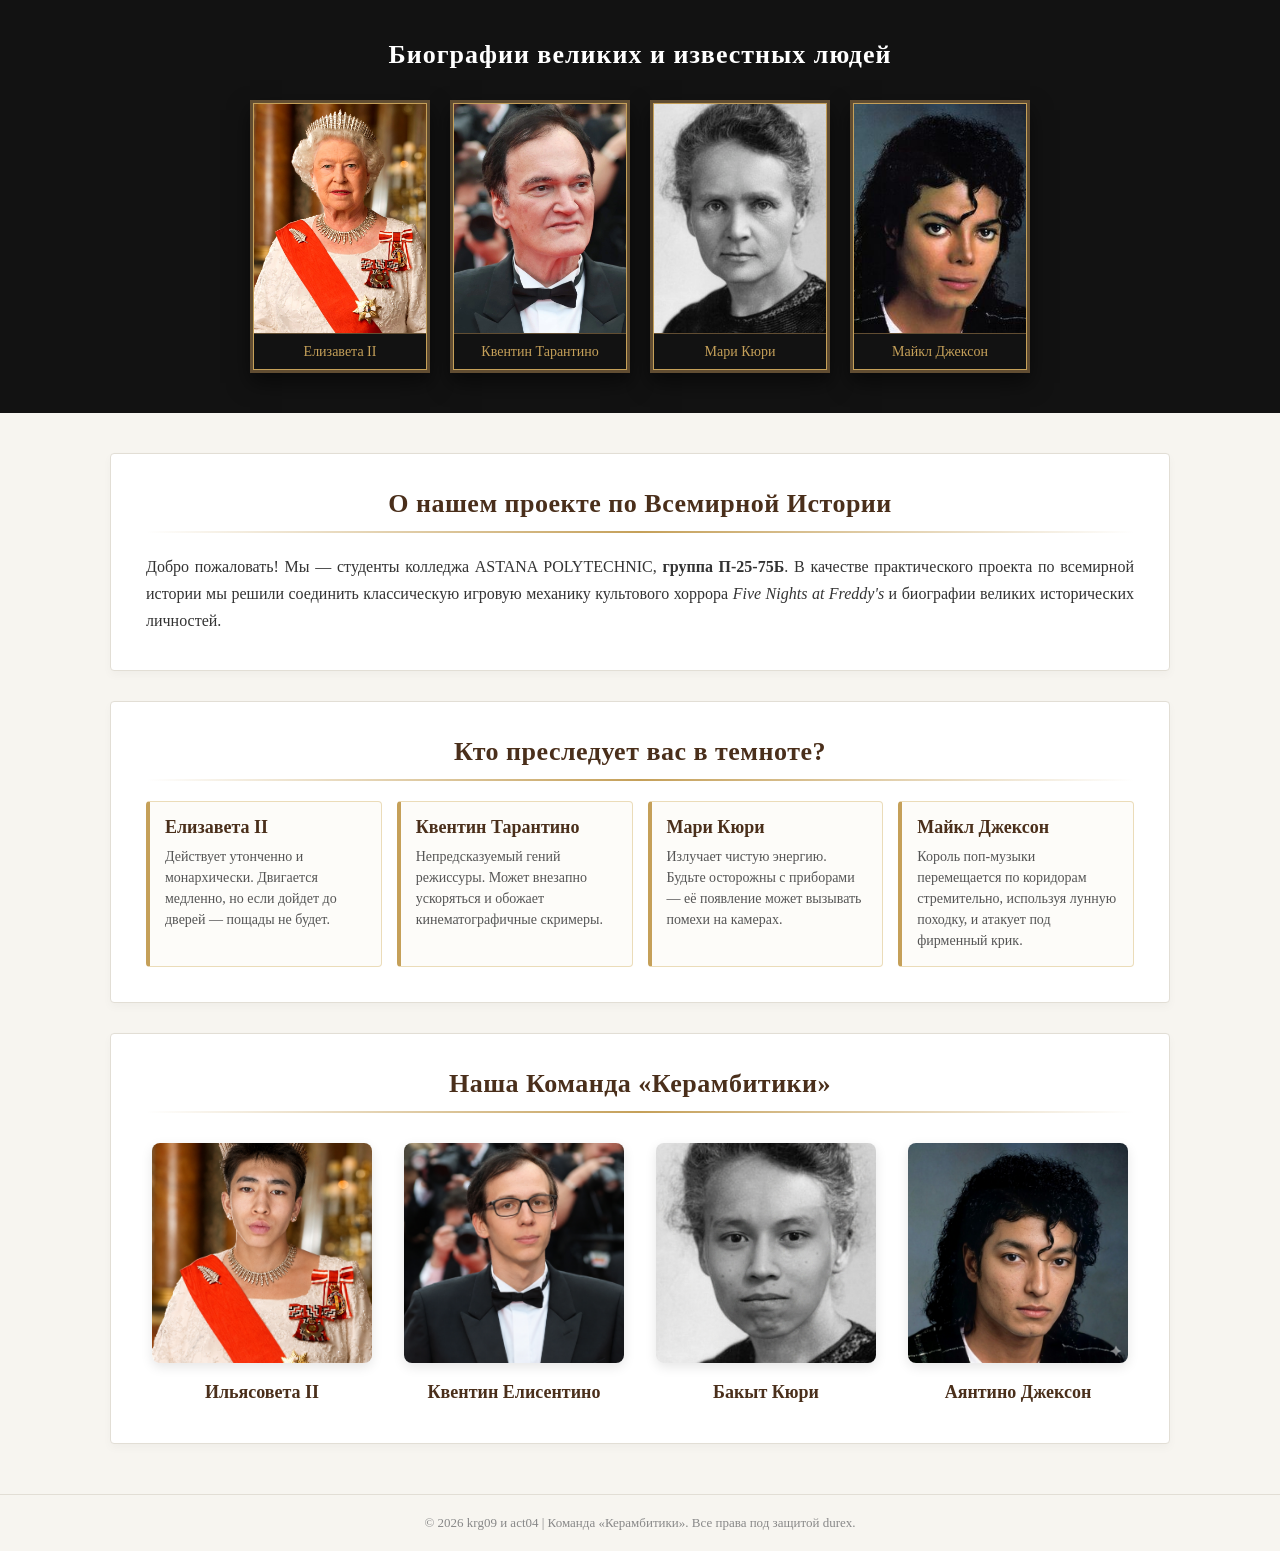
<file: index.html>
<!DOCTYPE html>
<html lang="ru">
<head>
    <meta charset="UTF-8">
    <meta name="viewport" content="width=device-width, initial-scale=1.0">
    <title>Исторический Хоррор — Проект Колледжа</title>
    <link rel="stylesheet" href="style.css">
</head>
<body>

    <header class="site-header">
        <div class="header-overlay">
            <h1 class="main-title">Биографии великих и известных людей</h1>
            
            <div class="cards-container">
                <a href="elizabeth.html" class="person-card">
                    <div class="image-wrapper">
                        <img src="Queen_Elizabeth_II_of_New_Zealand_(cropped).jpg" alt="Елизавета II">
                    </div>
                    <div class="card-footer">Елизавета II</div>
                </a>

                <a href="tarantino.html" class="person-card">
                    <div class="image-wrapper">
                        <img src="347647729041945.webp" alt="Квентин Тарантино">
                    </div>
                    <div class="card-footer">Квентин Тарантино</div>
                </a>

                <a href="curie.html" class="person-card">
                    <div class="image-wrapper">
                        <img src="330px-Marie_Curie_(1900)_(cropped).jpg" alt="Мари Кюри">
                    </div>
                    <div class="card-footer">Мари Кюри</div>
                </a>

                <a href="jackson.html" class="person-card">
                    <div class="image-wrapper">
                        <img src="Dzhekson-Maykl.jpg" alt="Майкл Джексон">
                    </div>
                    <div class="card-footer">Майкл Джексон</div>
                </a>
            </div>
        </div>
    </header>

    <main class="main-content">
        
        <section class="about-section">
            <h2>О нашем проекте по Всемирной Истории</h2>
            <hr class="separator">
            <p>
                Добро пожаловать! Мы — студенты колледжа ASTANA POLYTECHNIC, <strong>группа П-25-75Б</strong>. В качестве практического проекта по всемирной истории мы решили соединить классическую игровую механику культового хоррора <em>Five Nights at Freddy's </em> и биографии великих исторических личностей.
            </p>
        </section>

        <section class="gameplay-section">
            <h2>Кто преследует вас в темноте?</h2>
            <hr class="separator">
            
            <div class="game-characters">
                <div class="char-box">
                    <h3>Елизавета II</h3>
                    <p>Действует утонченно и монархически. Двигается медленно, но если дойдет до дверей — пощады не будет.</p>
                </div>
                <div class="char-box">
                    <h3>Квентин Тарантино</h3>
                    <p>Непредсказуемый гений режиссуры. Может внезапно ускоряться и обожает кинематографичные скримеры.</p>
                </div>
                <div class="char-box">
                    <h3>Мари Кюри</h3>
                    <p>Излучает чистую энергию. Будьте осторожны с приборами — её появление может вызывать помехи на камерах.</p>
                </div>
                <div class="char-box">
                    <h3>Майкл Джексон</h3>
                    <p>Король поп-музыки перемещается по коридорам стремительно, используя лунную походку, и атакует под фирменный крик.</p>
                </div>
            </div>
        </section>

        <section class="team-section">
            <h2>Наша Команда «Керамбитики»</h2>
            <hr class="separator">
            
            <div class="team-grid">
                
                <div class="team-member">
                    <img src="file_000000009d3872088d45766bd918ac90.png" alt="Ильясовета II" class="member-photo zoomable">
                    <h4>Ильясовета II</h4>
                </div>

                <div class="team-member">
                    <img src="file_00000000e8bc7208bf6ad14a89693786.png" alt="Квентин Елисентино" class="member-photo zoomable">
                    <h4>Квентин Елисентино</h4>
                </div>

                <div class="team-member">
                    <img src="1779563354678.png" alt="Бакыт Кюри" class="member-photo zoomable">
                    <h4>Бакыт Кюри</h4>
                </div>

                <div class="team-member">
                    <img src="1779563960060.png" alt="Аянтино Джексон" class="member-photo zoomable">
                    <h4>Аянтино Джексон</h4>
                </div>

            </div>
        </section>

    </main>

    <div id="imageModal" class="modal">
        <span class="modal-close">&times;</span>
        <img class="modal-content" id="fullImage">
    </div>

    <footer class="site-footer">
        <p>© 2026 krg09 и act04 | Команда «Керамбитики». Все права под защитой durex.</p>
    </footer>

    <script>
        const modal = document.getElementById("imageModal");
        const fullImg = document.getElementById("fullImage");
        const closeBtn = document.querySelector(".modal-close");

        // Находим все фотки с классом zoomable и вешаем клик
        document.querySelectorAll('.zoomable').forEach(img => {
            img.addEventListener('click', function() {
                modal.style.display = "block";
                fullImg.src = this.src;
            });
        });

        // Закрытие окна при клике на крестик или мимо фото
        closeBtn.onclick = () => modal.style.display = "none";
        modal.onclick = (e) => { if (e.target === modal) modal.style.display = "none"; }
    </script>

</body>
</html>
</file>
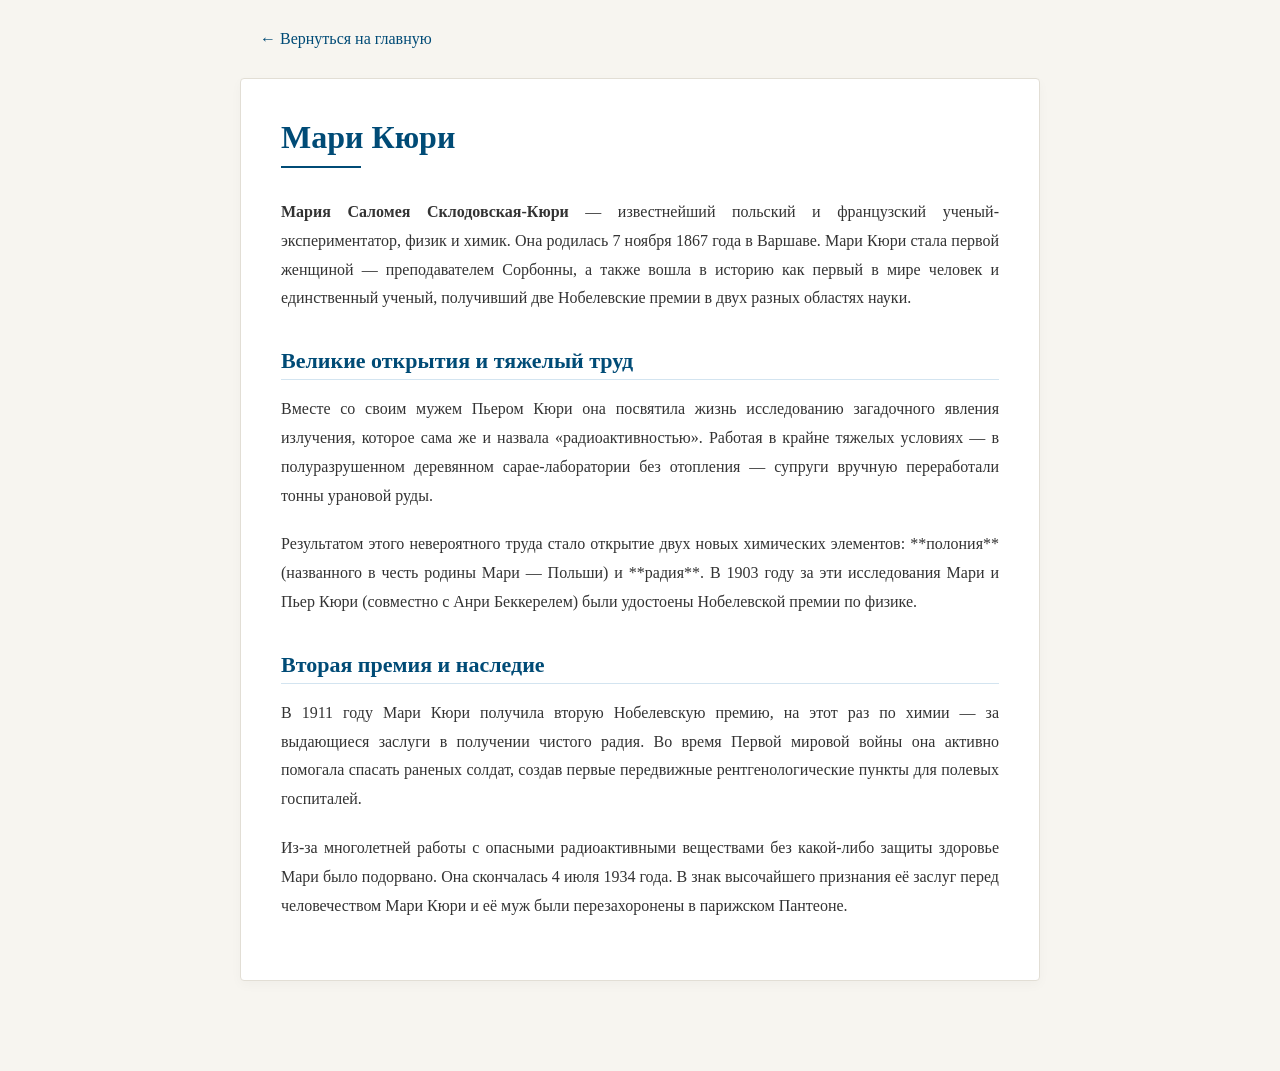
<file: curie.html>
<!DOCTYPE html>
<html lang="ru">
<head>
    <meta charset="UTF-8">
    <meta name="viewport" content="width=device-width, initial-scale=1.0">
    <title>Биография: Мари Кюри</title>
    <link rel="stylesheet" href="curie.css"> </head>
<body>

    <div class="nav-container">
        <a href="index.html" class="back-btn">← Вернуться на главную</a>
    </div>

    <main class="bio-wrapper">
        
        <header class="bio-header">
            <h1>Мари Кюри</h1>
            <div class="decorator-line"></div>
        </header>

        <section class="bio-content">
            <p>
                <strong>Мария Саломея Склодовская-Кюри</strong> — известнейший польский и французский ученый-экспериментатор, физик и химик. Она родилась 7 ноября 1867 года в Варшаве. Мари Кюри стала первой женщиной — преподавателем Сорбонны, а также вошла в историю как первый в мире человек и единственный ученый, получивший две Нобелевские премии в двух разных областях науки.
            </p>

            <h2>Великие открытия и тяжелый труд</h2>
            <p>
                Вместе со своим мужем Пьером Кюри она посвятила жизнь исследованию загадочного явления излучения, которое сама же и назвала «радиоактивностью». Работая в крайне тяжелых условиях — в полуразрушенном деревянном сарае-лаборатории без отопления — супруги вручную переработали тонны урановой руды. 
            </p>
            <p>
                Результатом этого невероятного труда стало открытие двух новых химических элементов: **полония** (названного в честь родины Мари — Польши) и **радия**. В 1903 году за эти исследования Мари и Пьер Кюри (совместно с Анри Беккерелем) были удостоены Нобелевской премии по физике.
            </p>

            <h2>Вторая премия и наследие</h2>
            <p>
                В 1911 году Мари Кюри получила вторую Нобелевскую премию, на этот раз по химии — за выдающиеся заслуги в получении чистого радия. Во время Первой мировой войны она активно помогала спасать раненых солдат, создав первые передвижные рентгенологические пункты для полевых госпиталей.
            </p>
            <p>
                Из-за многолетней работы с опасными радиоактивными веществами без какой-либо защиты здоровье Мари было подорвано. Она скончалась 4 июля 1934 года. В знак высочайшего признания её заслуг перед человечеством Мари Кюри и её муж были перезахоронены в парижском Пантеоне.
            </p>
        </section>

    </main>

</body>
</html>
</file>
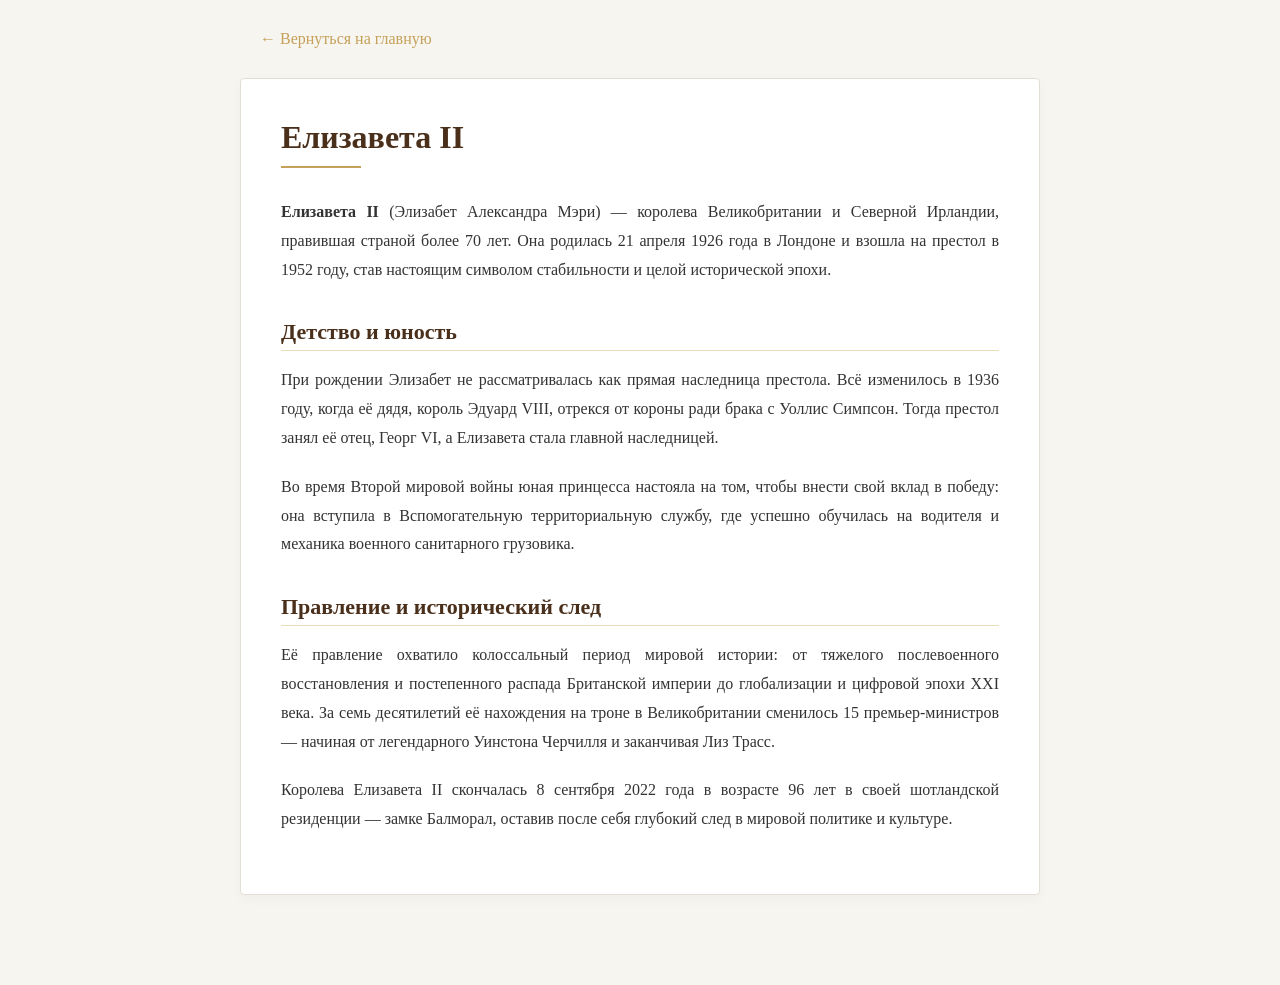
<file: elizabeth.html>
<!DOCTYPE html>
<html lang="ru">
<head>
    <meta charset="UTF-8">
    <meta name="viewport" content="width=device-width, initial-scale=1.0">
    <title>Биография: Елизавета II</title>
    <link rel="stylesheet" href="elizabeth.css"> </head>
<body>

    <div class="nav-container">
        <a href="index.html" class="back-btn">← Вернуться на главную</a>
    </div>

    <main class="bio-wrapper">
        
        <header class="bio-header">
            <h1>Елизавета II</h1>
            <div class="decorator-line"></div>
        </header>

        <section class="bio-content">
            <p>
                <strong>Елизавета II</strong> (Элизабет Александра Мэри) — королева Великобритании и Северной Ирландии, правившая страной более 70 лет. Она родилась 21 апреля 1926 года в Лондоне и взошла на престол в 1952 году, став настоящим символом стабильности и целой исторической эпохи.
            </p>

            <h2>Детство и юность</h2>
            <p>
                При рождении Элизабет не рассматривалась как прямая наследница престола. Всё изменилось в 1936 году, когда её дядя, король Эдуард VIII, отрекся от короны ради брака с Уоллис Симпсон. Тогда престол занял её отец, Георг VI, а Елизавета стала главной наследницей. 
            </p>
            <p>
                Во время Второй мировой войны юная принцесса настояла на том, чтобы внести свой вклад в победу: она вступила в Вспомогательную территориальную службу, где успешно обучилась на водителя и механика военного санитарного грузовика.
            </p>

            <h2>Правление и исторический след</h2>
            <p>
                Её правление охватило колоссальный период мировой истории: от тяжелого послевоенного восстановления и постепенного распада Британской империи до глобализации и цифровой эпохи XXI века. За семь десятилетий её нахождения на троне в Великобритании сменилось 15 премьер-министров — начиная от легендарного Уинстона Черчилля и заканчивая Лиз Трасс. 
            </p>
            <p>
                Королева Елизавета II скончалась 8 сентября 2022 года в возрасте 96 лет в своей шотландской резиденции — замке Балморал, оставив после себя глубокий след в мировой политике и культуре.
            </p>
        </section>

    </main>

</body>
</html>
</file>
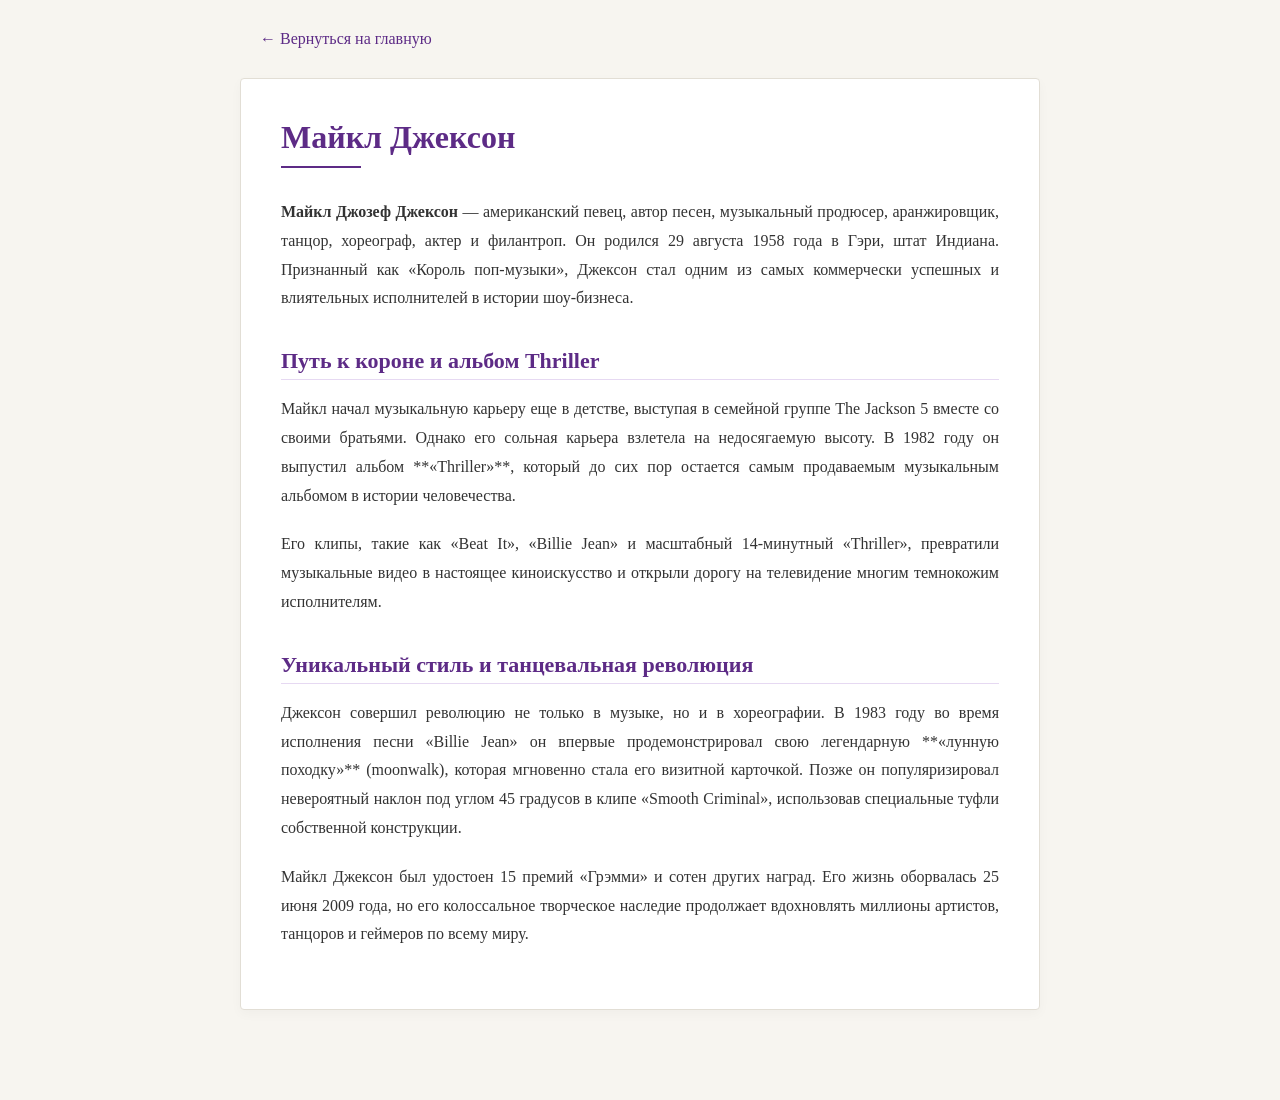
<file: jackson.html>
<!DOCTYPE html>
<html lang="ru">
<head>
    <meta charset="UTF-8">
    <meta name="viewport" content="width=device-width, initial-scale=1.0">
    <title>Биография: Майкл Джексон</title>
    <link rel="stylesheet" href="jackson.css"> </head>
<body>

    <div class="nav-container">
        <a href="index.html" class="back-btn">← Вернуться на главную</a>
    </div>

    <main class="bio-wrapper">
        
        <header class="bio-header">
            <h1>Майкл Джексон</h1>
            <div class="decorator-line"></div>
        </header>

        <section class="bio-content">
            <p>
                <strong>Майкл Джозеф Джексон</strong> — американский певец, автор песен, музыкальный продюсер, аранжировщик, танцор, хореограф, актер и филантроп. Он родился 29 августа 1958 года в Гэри, штат Индиана. Признанный как «Король поп-музыки», Джексон стал одним из самых коммерчески успешных и влиятельных исполнителей в истории шоу-бизнеса.
            </p>

            <h2>Путь к короне и альбом Thriller</h2>
            <p>
                Майкл начал музыкальную карьеру еще в детстве, выступая в семейной группе The Jackson 5 вместе со своими братьями. Однако его сольная карьера взлетела на недосягаемую высоту. В 1982 году он выпустил альбом **«Thriller»**, который до сих пор остается самым продаваемым музыкальным альбомом в истории человечества. 
            </p>
            <p>
                Его клипы, такие как «Beat It», «Billie Jean» и масштабный 14-минутный «Thriller», превратили музыкальные видео в настоящее киноискусство и открыли дорогу на телевидение многим темнокожим исполнителям.
            </p>

            <h2>Уникальный стиль и танцевальная революция</h2>
            <p>
                Джексон совершил революцию не только в музыке, но и в хореографии. В 1983 году во время исполнения песни «Billie Jean» он впервые продемонстрировал свою легендарную **«лунную походку»** (moonwalk), которая мгновенно стала его визитной карточкой. Позже он популяризировал невероятный наклон под углом 45 градусов в клипе «Smooth Criminal», использовав специальные туфли собственной конструкции.
            </p>
            <p>
                Майкл Джексон был удостоен 15 премий «Грэмми» и сотен других наград. Его жизнь оборвалась 25 июня 2009 года, но его колоссальное творческое наследие продолжает вдохновлять миллионы артистов, танцоров и геймеров по всему миру.
            </p>
        </section>

    </main>

</body>
</html>
</file>
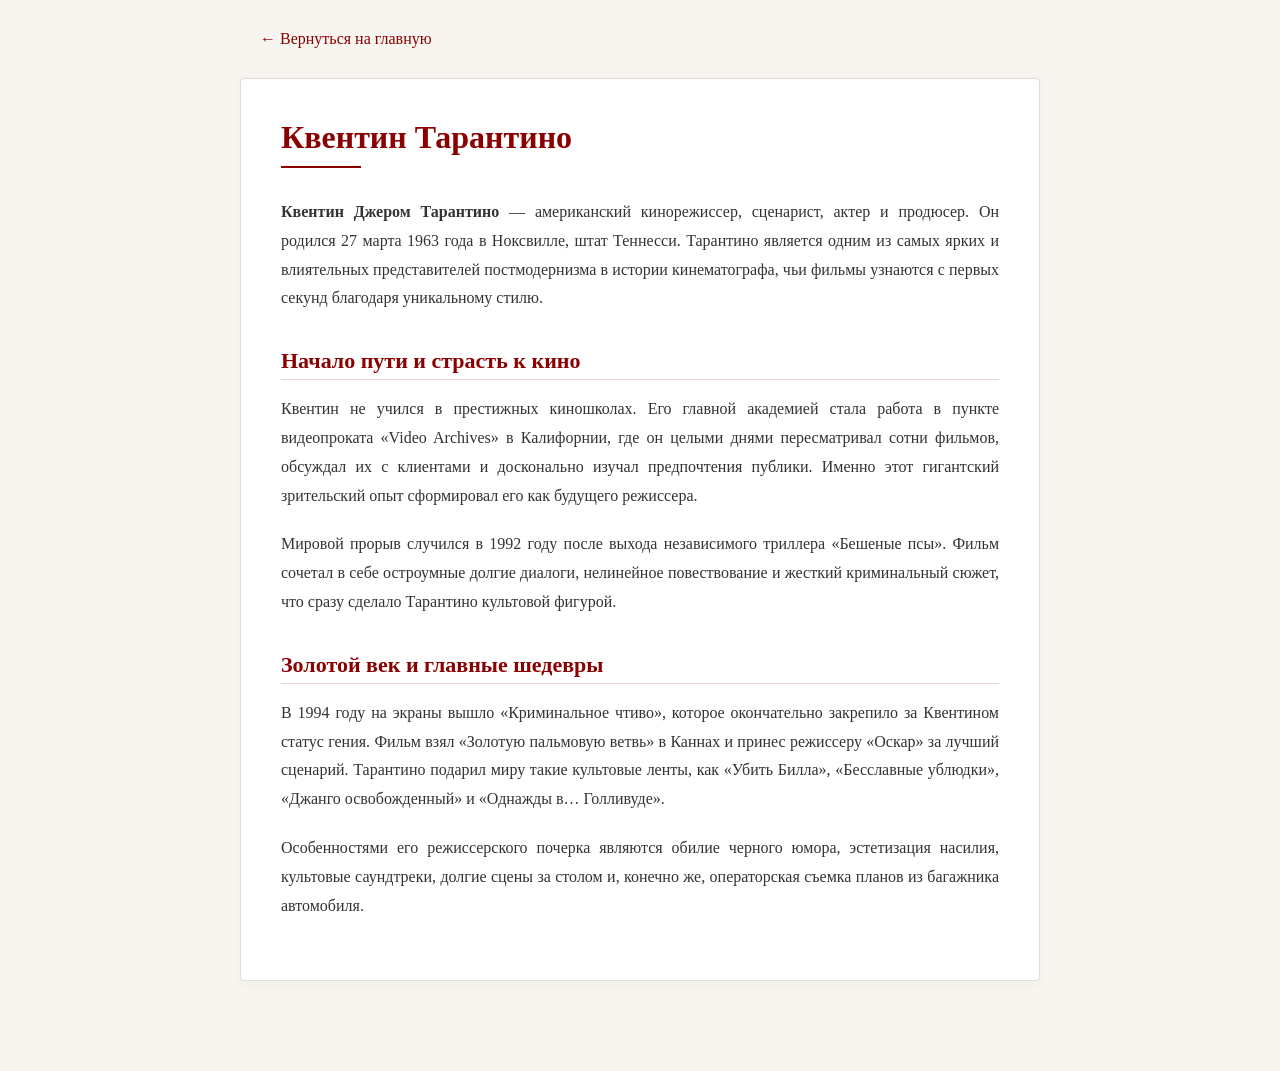
<file: tarantino.html>
<!DOCTYPE html>
<html lang="ru">
<head>
    <meta charset="UTF-8">
    <meta name="viewport" content="width=device-width, initial-scale=1.0">
    <title>Биография: Квентин Тарантино</title>
    <link rel="stylesheet" href="tarantino.css"> </head>
<body>

    <div class="nav-container">
        <a href="index.html" class="back-btn">← Вернуться на главную</a>
    </div>

    <main class="bio-wrapper">
        
        <header class="bio-header">
            <h1>Квентин Тарантино</h1>
            <div class="decorator-line"></div>
        </header>

        <section class="bio-content">
            <p>
                <strong>Квентин Джером Тарантино</strong> — американский кинорежиссер, сценарист, актер и продюсер. Он родился 27 марта 1963 года в Ноксвилле, штат Теннесси. Тарантино является одним из самых ярких и влиятельных представителей постмодернизма в истории кинематографа, чьи фильмы узнаются с первых секунд благодаря уникальному стилю.
            </p>

            <h2>Начало пути и страсть к кино</h2>
            <p>
                Квентин не учился в престижных киношколах. Его главной академией стала работа в пункте видеопроката «Video Archives» в Калифорнии, где он целыми днями пересматривал сотни фильмов, обсуждал их с клиентами и досконально изучал предпочтения публики. Именно этот гигантский зрительский опыт сформировал его как будущего режиссера.
            </p>
            <p>
                Мировой прорыв случился в 1992 году после выхода независимого триллера «Бешеные псы». Фильм сочетал в себе остроумные долгие диалоги, нелинейное повествование и жесткий криминальный сюжет, что сразу сделало Тарантино культовой фигурой.
            </p>

            <h2>Золотой век и главные шедевры</h2>
            <p>
                В 1994 году на экраны вышло «Криминальное чтиво», которое окончательно закрепило за Квентином статус гения. Фильм взял «Золотую пальмовую ветвь» в Каннах и принес режиссеру «Оскар» за лучший сценарий. Тарантино подарил миру такие культовые ленты, как «Убить Билла», «Бесславные ублюдки», «Джанго освобожденный» и «Однажды в… Голливуде».
            </p>
            <p>
                Особенностями его режиссерского почерка являются обилие черного юмора, эстетизация насилия, культовые саундтреки, долгие сцены за столом и, конечно же, операторская съемка планов из багажника автомобиля.
            </p>
        </section>

    </main>

</body>
</html>
</file>
<file: style.css>
/* Сброс базовых отступов */
* {
    margin: 0;
    padding: 0;
    box-sizing: border-box;
    font-family: 'Georgia', serif;
}

body {
    background-color: #f7f5f0;
    color: #333333;
}

/* Шапка сайта */
.site-header {
    width: 100%;
    background: #121212; /* Темный фон */
    padding: 40px 0;
    text-align: center;
}

.main-title {
    color: #ffffff;
    font-size: 26px;
    font-family: 'Georgia', serif;
    margin-bottom: 30px;
    letter-spacing: 1px;
}

/* Контейнер для 4 карточек в ряд */
.cards-container {
    display: flex;
    justify-content: center;
    gap: 20px;
    flex-wrap: wrap;
    max-width: 1100px;
    margin: 0 auto;
    padding: 0 15px;
}

/* Стили карточки */
.person-card {
    display: block;
    width: 180px; /* Фиксированная ширина карточки */
    background: #1a1a1a;
    text-decoration: none;
    border: 3px solid #614d32; /* Двойная золотисто-коричневая рамка */
    outline: 1px solid #c5a059; /* Внутренний контур */
    outline-offset: -4px;
    box-shadow: 0 10px 20px rgba(0,0,0,0.5);
    overflow: hidden;
    transition: transform 0.3s ease, border-color 0.3s ease;
}

/* Ограничитель для фото */
.image-wrapper {
    width: 100%;
    height: 230px; /* Высота под вертикальные пропорции фото */
    overflow: hidden;
    background: #000;
}

.image-wrapper img {
    width: 100%;
    height: 100%;
    object-fit: cover; /* Фото заполняет рамку без искажений */
    transition: transform 0.3s ease;
}

/* Текст снизу под фото */
.card-footer {
    background-color: #121212;
    color: #c5a059; /* Золотистый цвет текста */
    font-family: 'Georgia', serif;
    font-size: 14px;
    padding: 10px 5px;
    border-top: 1px solid #614d32;
    text-align: center;
}

/* Эффекты при наведении мыши */
.person-card:hover {
    transform: translateY(-5px);
    border-color: #c5a059;
}

.person-card:hover .image-wrapper img {
    transform: scale(1.05); /* Легкий зум фото при наведении */
}
/* ==========================================================================
   КОНТЕНТ НИЖНЕЙ ЧАСТИ САЙТА
   ========================================================================== */

.main-content {
    max-width: 1100px;
    margin: 40px auto;
    padding: 0 20px;
}

section {
    background: #ffffff;
    padding: 35px;
    border: 1px solid #e2ded5;
    border-radius: 4px;
    margin-bottom: 30px;
    box-shadow: 0 4px 10px rgba(0,0,0,0.03);
}

section h2 {
    color: #4a2f1b;
    font-size: 26px;
    text-align: center;
    margin-bottom: 12px;
    letter-spacing: 0.5px;
}

.separator {
    border: 0;
    height: 2px;
    background: linear-gradient(to right, transparent, #c5a059, transparent);
    margin-bottom: 20px;
}

.about-section p {
    font-size: 16px;
    line-height: 1.7;
    text-align: justify;
}

/* Персонажи */
.game-characters {
    display: flex;
    gap: 15px;
    margin-top: 20px;
    flex-wrap: wrap;
}

.char-box {
    flex: 1;
    min-width: 200px;
    background: #fdfcf9;
    border: 1px solid #ebdcb9;
    border-left: 4px solid #c5a059;
    padding: 15px;
    border-radius: 4px;
}

.char-box h3 {
    color: #4a2f1b;
    font-size: 18px;
    margin-bottom: 8px;
}

.char-box p {
    font-size: 14px;
    line-height: 1.5;
    color: #555;
}

/* СЕТКА КОМАНДЫ (4 Квадратных участника в ряд, БЕЗ рамок) */
.team-grid {
    display: flex;
    justify-content: space-between;
    gap: 20px;
    margin-top: 30px;
    flex-wrap: wrap;
}

.team-member {
    text-align: center;
    flex: 1;
    min-width: 200px;
}

/* Квадратные фотки, слегка скругленные углы, без цветных бордеров */
.member-photo {
    width: 100%;
    max-width: 220px;
    height: 220px;
    object-fit: cover;
    border-radius: 8px; /* Небольшое аккуратное скругление углов */
    box-shadow: 0 4px 12px rgba(0, 0, 0, 0.1);
    margin-bottom: 15px;
    cursor: pointer; /* Курсор-ручка показывает, что на фото можно кликнуть */
    transition: transform 0.2s ease, box-shadow 0.2s ease;
}

/* Эффект легкого приподнимания фото разработчика при наведении */
.member-photo:hover {
    transform: translateY(-4px);
    box-shadow: 0 8px 20px rgba(0,0,0,0.15);
}

.team-member h4 {
    color: #4a2f1b;
    font-size: 18px;
    font-weight: bold;
    margin-bottom: 5px;
}

.team-member p {
    font-size: 13px;
    color: #666;
    line-height: 1.4;
}

/* ==========================================================================
   СТИЛИ ДЛЯ МОДАЛЬНОГО ОКНА (Разворачивание фото)
   ========================================================================== */

.modal {
    display: none; /* Изначально скрыто */
    position: fixed;
    z-index: 1000;
    left: 0;
    top: 0;
    width: 100%;
    height: 100%;
    background-color: rgba(0, 0, 0, 0.85); /* Затемнение фона */
    animation: fadeIn 0.3s ease;
}

.modal-content {
    display: block;
    max-width: 80%;
    max-height: 80%;
    margin: 5% auto;
    border-radius: 4px;
    box-shadow: 0 5px 25px rgba(0,0,0,0.5);
}

/* Кнопка закрытия (крестик) */
.modal-close {
    position: absolute;
    top: 20px;
    right: 35px;
    color: #fff;
    font-size: 40px;
    font-weight: bold;
    cursor: pointer;
    transition: color 0.2s;
}

.modal-close:hover {
    color: #c5a059;
}

@keyframes fadeIn {
    from { opacity: 0; }
    to { opacity: 1; }
}

/* Подвал */
.site-footer {
    text-align: center;
    padding: 20px;
    color: #888;
    font-size: 13px;
    border-top: 1px solid #e2ded5;
    margin-top: 50px;
}
</file>
<file: curie.css>
/* Сброс базовых отступов */
* {
    margin: 0;
    padding: 0;
    box-sizing: border-box;
}

body {
    background-color: #f7f5f0; /* Светлый фон сайта */
    color: #333333;
    font-family: 'Georgia', serif;
    padding-bottom: 60px;
}

/* Кнопка назад */
.nav-container {
    max-width: 800px;
    margin: 30px auto 0 auto;
    padding: 0 20px;
}

.back-btn {
    display: inline-block;
    color: #004b76; /* Научно-синий цвет под стиль лаборатории Кюри */
    text-decoration: none;
    font-size: 16px;
    transition: color 0.2s ease;
}

.back-btn:hover {
    color: #002b44;
}

/* Оболочка для текста биографии */
.bio-wrapper {
    max-width: 800px;
    margin: 30px auto;
    background: #ffffff;
    padding: 40px;
    border: 1px solid #e2ded5;
    border-radius: 4px;
    box-shadow: 0 4px 12px rgba(0,0,0,0.03);
}

/* Заголовок страницы */
.bio-header h1 {
    font-size: 32px;
    color: #004b76; /* Химический синий */
    margin-bottom: 10px;
}

/* Декоративная полоса */
.decorator-line {
    height: 2px;
    background: #004b76;
    width: 80px;
    margin-bottom: 30px;
}

/* Стили для обычного текста */
.bio-content p {
    font-size: 16px;
    line-height: 1.8;
    margin-bottom: 20px;
    text-align: justify;
}

/* Подзаголовки */
.bio-content h2 {
    font-size: 22px;
    color: #004b76;
    margin-top: 35px;
    margin-bottom: 15px;
    border-bottom: 1px solid #d3e4f0;
    padding-bottom: 5px;
}
</file>
<file: elizabeth.css>
/* Сброс базовых отступов */
* {
    margin: 0;
    padding: 0;
    box-sizing: border-box;
}

body {
    background-color: #f7f5f0; /* Светлый приятный фон сайта */
    color: #333333;
    font-family: 'Georgia', serif;
    padding-bottom: 60px;
}

/* Кнопка назад */
.nav-container {
    max-width: 800px;
    margin: 30px auto 0 auto;
    padding: 0 20px;
}

.back-btn {
    display: inline-block;
    color: #c5a059;
    text-decoration: none;
    font-size: 16px;
    transition: color 0.2s ease;
}

.back-btn:hover {
    color: #4a2f1b;
}

/* Оболочка для текста биографии */
.bio-wrapper {
    max-width: 800px;
    margin: 30px auto;
    background: #ffffff;
    padding: 40px;
    border: 1px solid #e2ded5;
    border-radius: 4px;
    box-shadow: 0 4px 12px rgba(0,0,0,0.03);
}

/* Заголовок страницы */
.bio-header h1 {
    font-size: 32px;
    color: #4a2f1b;
    margin-bottom: 10px;
}

/* Декоративная полоса */
.decorator-line {
    height: 2px;
    background: #c5a059;
    width: 80px;
    margin-bottom: 30px;
}

/* Стили для обычного текста */
.bio-content p {
    font-size: 16px;
    line-height: 1.8;
    margin-bottom: 20px;
    text-align: justify; /* Выравнивание по ширине как в книгах/википедии */
}

/* Подзаголовки (Детство, Правление) */
.bio-content h2 {
    font-size: 22px;
    color: #4a2f1b;
    margin-top: 35px;
    margin-bottom: 15px;
    border-bottom: 1px solid #ebdcb9;
    padding-bottom: 5px;
}
</file>
<file: jackson.css>
/* Сброс базовых отступов */
* {
    margin: 0;
    padding: 0;
    box-sizing: border-box;
}

body {
    background-color: #f7f5f0; /* Светлый фон сайта */
    color: #333333;
    font-family: 'Georgia', serif;
    padding-bottom: 60px;
}

/* Кнопка назад */
.nav-container {
    max-width: 800px;
    margin: 30px auto 0 auto;
    padding: 0 20px;
}

.back-btn {
    display: inline-block;
    color: #5d2b86; /* Глубокий фиолетовый поп-цвет */
    text-decoration: none;
    font-size: 16px;
    transition: color 0.2s ease;
}

.back-btn:hover {
    color: #351353;
}

/* Оболочка для текста биографии */
.bio-wrapper {
    max-width: 800px;
    margin: 30px auto;
    background: #ffffff;
    padding: 40px;
    border: 1px solid #e2ded5;
    border-radius: 4px;
    box-shadow: 0 4px 12px rgba(0,0,0,0.03);
}

/* Заголовок страницы */
.bio-header h1 {
    font-size: 32px;
    color: #5d2b86; /* Фиолетовый заголовок */
    margin-bottom: 10px;
}

/* Декоративная полоса */
.decorator-line {
    height: 2px;
    background: #5d2b86;
    width: 80px;
    margin-bottom: 30px;
}

/* Стили для обычного текста */
.bio-content p {
    font-size: 16px;
    line-height: 1.8;
    margin-bottom: 20px;
    text-align: justify;
}

/* Подзаголовки */
.bio-content h2 {
    font-size: 22px;
    color: #5d2b86;
    margin-top: 35px;
    margin-bottom: 15px;
    border-bottom: 1px solid #e6d9f2;
    padding-bottom: 5px;
}
</file>
<file: tarantino.css>
/* Сброс базовых отступов */
* {
    margin: 0;
    padding: 0;
    box-sizing: border-box;
}

body {
    background-color: #f7f5f0; /* Светлый фон сайта */
    color: #333333;
    font-family: 'Georgia', serif;
    padding-bottom: 60px;
}

/* Кнопка назад */
.nav-container {
    max-width: 800px;
    margin: 30px auto 0 auto;
    padding: 0 20px;
}

.back-btn {
    display: inline-block;
    color: #8b0000; /* Темно-красный цвет кнопки под стиль Тарантино */
    text-decoration: none;
    font-size: 16px;
    transition: color 0.2s ease;
}

.back-btn:hover {
    color: #4a0000;
}

/* Оболочка для текста биографии */
.bio-wrapper {
    max-width: 800px;
    margin: 30px auto;
    background: #ffffff;
    padding: 40px;
    border: 1px solid #e2ded5;
    border-radius: 4px;
    box-shadow: 0 4px 12px rgba(0,0,0,0.03);
}

/* Заголовок страницы */
.bio-header h1 {
    font-size: 32px;
    color: #8b0000; /* Режиссерский темно-красный цвет */
    margin-bottom: 10px;
}

/* Декоративная полоса */
.decorator-line {
    height: 2px;
    background: #8b0000;
    width: 80px;
    margin-bottom: 30px;
}

/* Стили для обычного текста */
.bio-content p {
    font-size: 16px;
    line-height: 1.8;
    margin-bottom: 20px;
    text-align: justify;
}

/* Подзаголовки */
.bio-content h2 {
    font-size: 22px;
    color: #8b0000;
    margin-top: 35px;
    margin-bottom: 15px;
    border-bottom: 1px solid #f0d3d3;
    padding-bottom: 5px;
}
</file>
